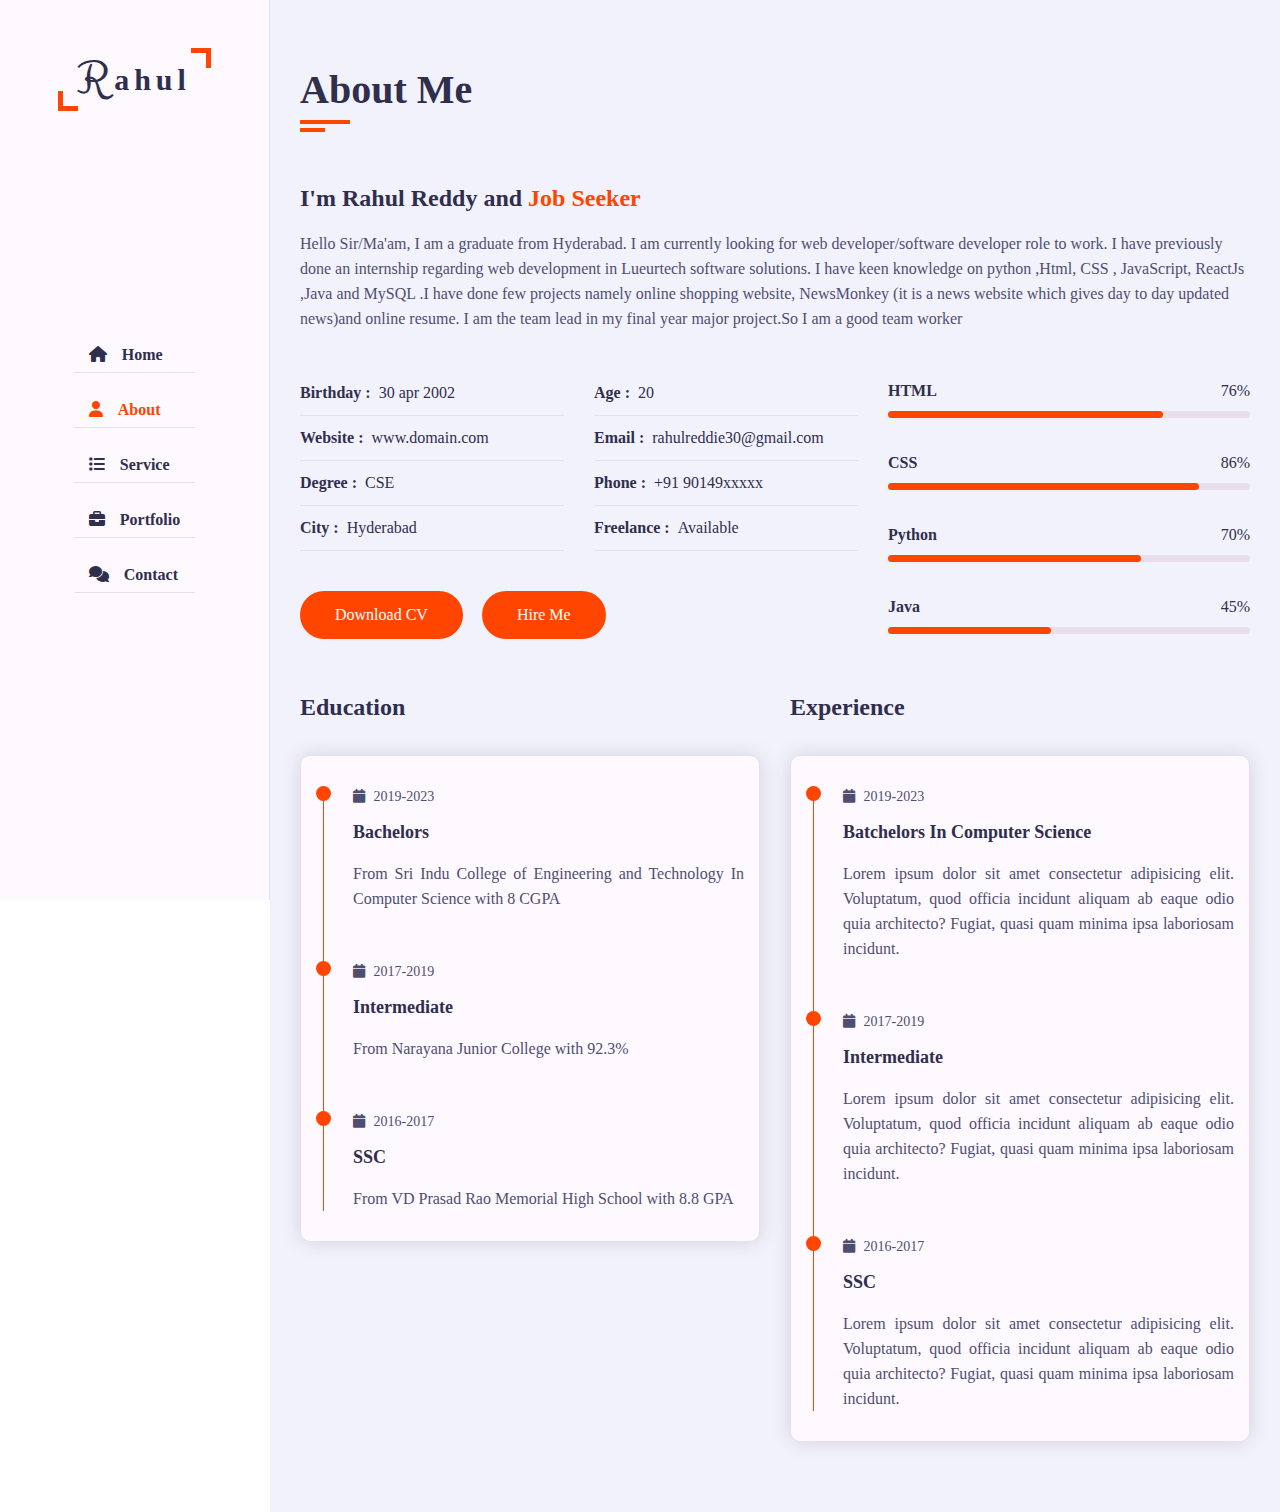
<file: about.html>
<!DOCTYPE html>
<html lang="en">
<head>
    <meta charset="UTF-8">
    <meta http-equiv="X-UA-Compatible" content="IE=edge">
    <meta name="viewport" content="width=device-width, initial-scale=1.0">
    <link rel="stylesheet" href="css/color-1.css">
    <link rel="stylesheet" href="css/style.css">
    <link rel="stylesheet" href="https://cdnjs.cloudflare.com/ajax/libs/font-awesome/6.1.1/css/all.min.css">
    <title>About</title>
</head>
<body>
    <div class="main-container">
    <div class="aside">
        <div class="logo">
            <a href="#"><span>R</span>ahul</a>
        </div>
        <div class="nav-toggler">
            <span></span>
        </div>
        <ul class="nav">
            <li><a href="index.html"><i class="fa fa-home"></i>Home</a></li>
            <li><a href="#" class="active"><i class="fa fa-user"></i>About</a></li>
            <li><a href="service.html"><i class="fa fa-list"></i>Service</a></li>
            <li><a href="portfolio.html"><i class="fa fa-briefcase"></i>Portfolio</a></li>
            <li><a href="contact.html"><i class="fa fa-comments"></i>Contact</a></li>
        </ul>
    </div>
    <div class="main-content">
    <section class="about section">
        <div class="container">
            <div class="row">
                <div class="section-title padd-15">
                    <h2>About Me</h2>
                </div>
            </div>
            <div class="row">
                <div class="about-content padd-15">
                   <div class="row">
                       <div class="about-text padd-15">
                           <h3>I'm Rahul Reddy and <span>Job Seeker</span></h3>
                           <p>Hello Sir/Ma'am, I am a graduate from Hyderabad. I am currently looking for web developer/software developer role to work. I have previously done an internship regarding web development in Lueurtech software solutions. I have keen knowledge on python ,Html, CSS , JavaScript, ReactJs ,Java and MySQL .I have done few projects namely online shopping website, NewsMonkey (it is a news website which gives day to day updated news)and online resume. I am the team lead in my final year major project.So I am a good team worker</p>
                       </div>
                   </div>
                   <div class="row">
                       <div class="personal-info padd-15">
                           <div class="row">
                               <div class="info-item padd-15">
                                   <p>Birthday : <span>30 apr 2002</span></p>
                               </div>
                               <div class="info-item padd-15">
                                <p>Age : <span>20</span></p>
                            </div>
                            <div class="info-item padd-15">
                                <p>Website : <span>www.domain.com</span></p>
                            </div>
                            <div class="info-item padd-15">
                                <p>Email : <span>rahulreddie30@gmail.com</span></p>
                            </div>
                            <div class="info-item padd-15">
                                <p>Degree : <span>CSE</span></p>
                            </div>
                            <div class="info-item padd-15">
                                <p>Phone : <span>+91 90149xxxxx</span></p>
                            </div>
                            <div class="info-item padd-15">
                                <p>City : <span>Hyderabad</span></p>
                            </div>
                            <div class="info-item padd-15">
                                <p>Freelance : <span>Available</span></p>
                            </div>
                           </div>
                           <div class="row">
                               <div class="buttons padd-15">
                                   <a href="docs/myresume4.pdf" class="btn" download>Download CV</a>
                                   <a href="#contact" class="btn hire-me">Hire Me</a>
                               </div>
                           </div>
                       </div>
                       <div class="skills padd-15">
                           <div class="row">
                               <div class="skill-item padd-15">
                                   <h5>HTML</h5>
                                   <div class="progress">
                                       <div class="progress-info" style="width: 76%;"> </div>
                                       <div class="skill-percent">76%</div>
                                   </div>
                               </div>
                               <div class="skill-item padd-15">
                                <h5>CSS</h5>
                                <div class="progress">
                                    <div class="progress-info" style="width: 86%;"> </div>
                                    <div class="skill-percent">86%</div>
                                </div>
                            </div>
                            <div class="skill-item padd-15">
                                <h5>Python</h5>
                                <div class="progress">
                                    <div class="progress-info" style="width: 70%;"> </div>
                                    <div class="skill-percent">70%</div>
                                </div>
                            </div>
                            <div class="skill-item padd-15">
                                <h5>Java</h5>
                                <div class="progress">
                                    <div class="progress-info" style="width: 45%;"> </div>
                                    <div class="skill-percent">45%</div>
                                </div>
                            </div>
                           </div>
                       </div>
                   </div>
                   <div class="row">
                       <div class="education padd-15">
                           <h3 class="title">Education</h3>
                           <div class="row">
                               <div class="timeline-box padd-15">
                                   <div class="timeline shadow-dark">
                                       <div class="timeline-item">
                                           <div class="circle-dot"></div>
                                           <h3 class="timeline-date">
                                               <i class="fa fa-calendar"></i> 2019-2023
                                           </h3>
                                           <h4 class="timeline-title">Bachelors</h4>
                                           <p class="timeline-text">From Sri Indu College of Engineering and Technology In Computer Science with 8 CGPA</p>
                                       </div>
                                       <div class="timeline-item">
                                        <div class="circle-dot"></div>
                                        <h3 class="timeline-date">
                                            <i class="fa fa-calendar"></i> 2017-2019
                                        </h3>
                                        <h4 class="timeline-title">Intermediate</h4>
                                        <p class="timeline-text">From Narayana Junior College with 92.3%</p>
                                    </div>
                                    <div class="timeline-item">
                                        <div class="circle-dot"></div>
                                        <h3 class="timeline-date">
                                            <i class="fa fa-calendar"></i> 2016-2017
                                        </h3>
                                        <h4 class="timeline-title">SSC</h4>
                                        <p class="timeline-text">From VD Prasad Rao Memorial High School with 8.8 GPA</p>
                                    </div>
                                   </div>
                               </div>
                           </div>
                       </div>
                       <div class="experience padd-15">
                        <h3 class="title">Experience</h3>
                        <div class="row">
                            <div class="timeline-box padd-15">
                                <div class="timeline shadow-dark">
                                    <div class="timeline-item">
                                        <div class="circle-dot"></div>
                                        <h3 class="timeline-date">
                                            <i class="fa fa-calendar"></i> 2019-2023
                                        </h3>
                                        <h4 class="timeline-title">Batchelors in Computer Science</h4>
                                        <p class="timeline-text">Lorem ipsum dolor sit amet consectetur adipisicing elit. Voluptatum, quod officia incidunt aliquam ab eaque odio quia architecto? Fugiat, quasi quam minima ipsa laboriosam incidunt.</p>
                                    </div>
                                    <div class="timeline-item">
                                     <div class="circle-dot"></div>
                                     <h3 class="timeline-date">
                                         <i class="fa fa-calendar"></i> 2017-2019
                                     </h3>
                                     <h4 class="timeline-title">Intermediate</h4>
                                     <p class="timeline-text">Lorem ipsum dolor sit amet consectetur adipisicing elit. Voluptatum, quod officia incidunt aliquam ab eaque odio quia architecto? Fugiat, quasi quam minima ipsa laboriosam incidunt.</p>
                                 </div>
                                 <div class="timeline-item">
                                     <div class="circle-dot"></div>
                                     <h3 class="timeline-date">
                                         <i class="fa fa-calendar"></i> 2016-2017
                                     </h3>
                                     <h4 class="timeline-title">SSC</h4>
                                     <p class="timeline-text">Lorem ipsum dolor sit amet consectetur adipisicing elit. Voluptatum, quod officia incidunt aliquam ab eaque odio quia architecto? Fugiat, quasi quam minima ipsa laboriosam incidunt.</p>
                                 </div>
                                </div>
                            </div>
                        </div>
                    </div>
                   </div>
                </div>
            </div>
        </div>
    </section>
    </div>
    </div>
</body>
</html>
</file>
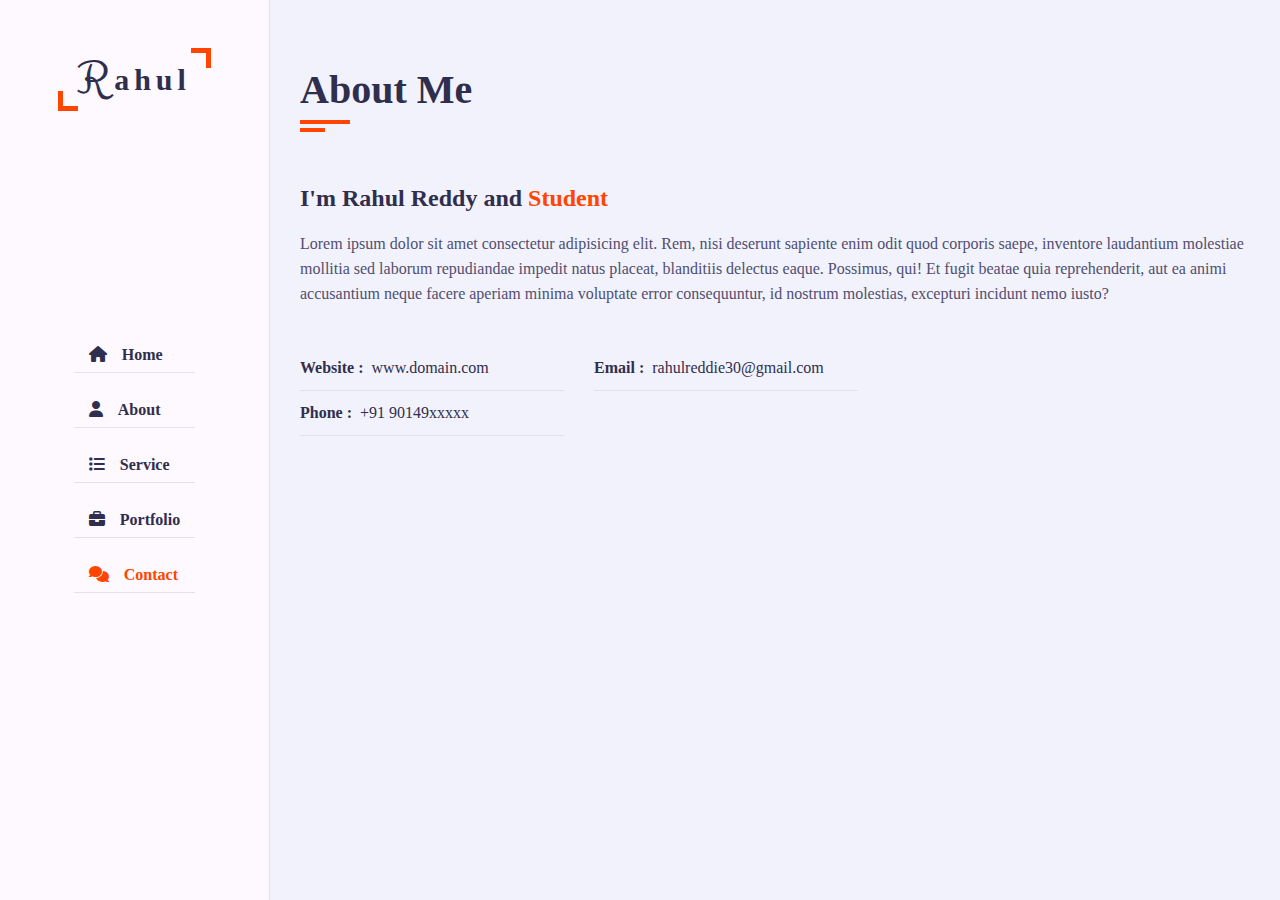
<file: contact.html>
<!DOCTYPE html>
<html lang="en">
<head>
    <meta charset="UTF-8">
    <meta http-equiv="X-UA-Compatible" content="IE=edge">
    <meta name="viewport" content="width=device-width, initial-scale=1.0">
    <link rel="stylesheet" href="css/style.css">
    <link rel="stylesheet" href="https://cdnjs.cloudflare.com/ajax/libs/font-awesome/6.1.1/css/all.min.css">
    <link rel="stylesheet" href="css/color-1.css">
    <title>Contact</title>
</head>
<body>
    <div class="main-container">
        <div class="aside">
            <div class="logo">
                <a href="#"><span>R</span>ahul</a>
            </div>
            <div class="nav-toggler">
                <span></span>
            </div>
            <ul class="nav">
                <li><a href="index.html"><i class="fa fa-home"></i>Home</a></li>
                <li><a href="about.html"><i class="fa fa-user"></i>About</a></li>
                <li><a href="service.html"><i class="fa fa-list"></i>Service</a></li>
                <li><a href="portfolio.html"><i class="fa fa-briefcase"></i>Portfolio</a></li>
                <li><a href="#" class="active"><i class="fa fa-comments"></i>Contact</a></li>
            </ul>
        </div>
        <div class="main-content">
            <section class="about section">
                <div class="container">
                    <div class="row">
                        <div class="section-title padd-15">
                            <h2>About Me</h2>
                        </div>
                    </div>
            <div class="row">
                <div class="about-content padd-15">
                   <div class="row">
                       <div class="about-text padd-15">
                           <h3>I'm Rahul Reddy and <span>Student</span></h3>
                           <p>Lorem ipsum dolor sit amet consectetur adipisicing elit. Rem, nisi deserunt sapiente enim odit quod corporis saepe, inventore laudantium molestiae mollitia sed laborum repudiandae impedit natus placeat, blanditiis delectus eaque. Possimus, qui! Et fugit beatae quia reprehenderit, aut ea animi accusantium neque facere aperiam minima voluptate error consequuntur, id nostrum molestias, excepturi incidunt nemo iusto?</p>
                       </div>
                   </div>
                   <div class="row">
                       <div class="personal-info padd-15">
                           <div class="row">
                               <div class="info-item padd-15">
                                <p>Website : <span>www.domain.com</span></p>
                            </div>
                            <div class="info-item1 padd-15">
                                <p>Email : <span>rahulreddie30@gmail.com</span></p>
                            </div>
                            <div class="info-item padd-15">
                                <p>Phone : <span>+91 90149xxxxx</span></p>
                                </div>
                                </div>
                                </div>
                                </div>
                                </div>
                                </div>
                                </div>
                                </div>
</body>
</html>
</file>
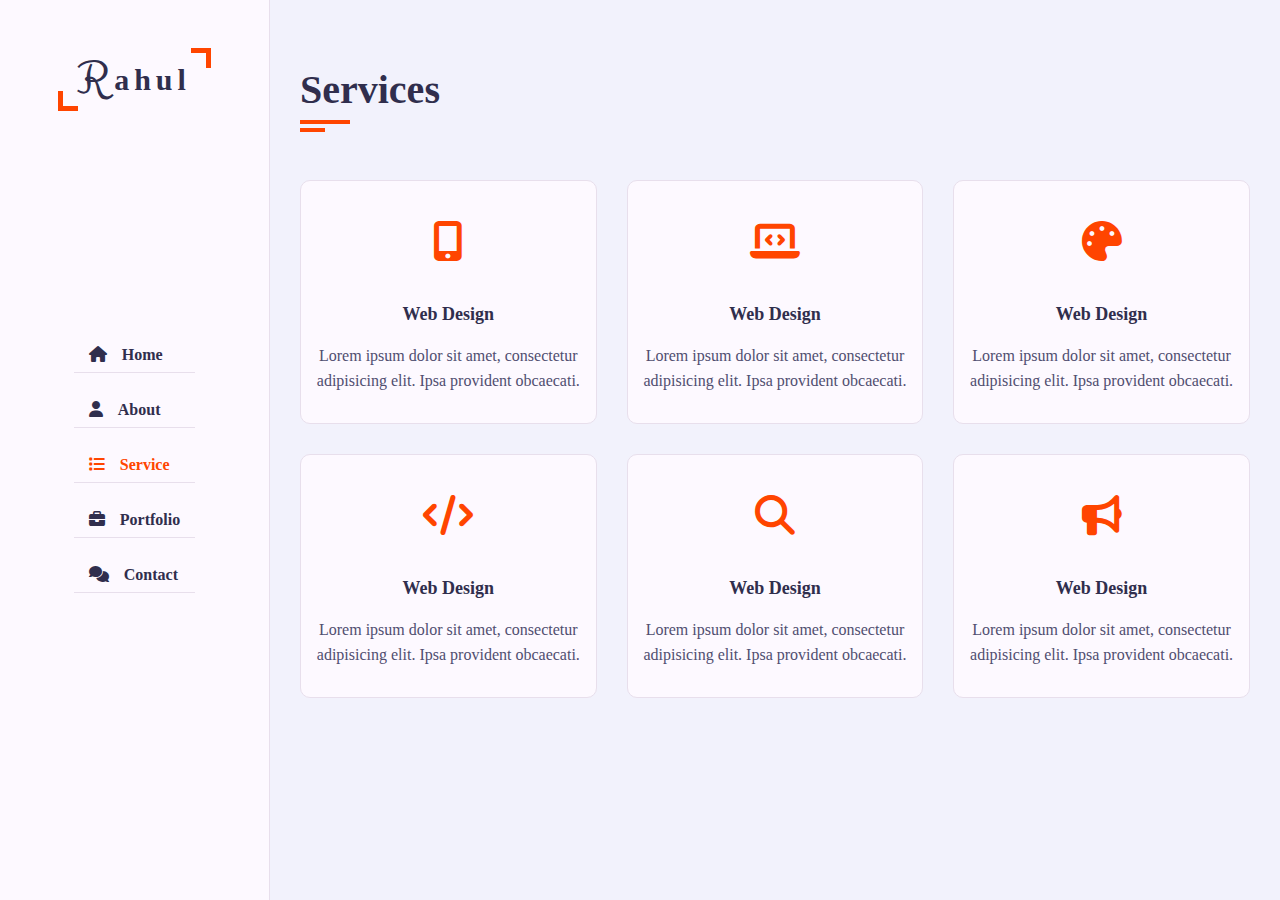
<file: service.html>
<!DOCTYPE html>
<html lang="en">
<head>
    <meta charset="UTF-8">
    <meta http-equiv="X-UA-Compatible" content="IE=edge">
    <meta name="viewport" content="width=device-width, initial-scale=1.0">
    <link rel="stylesheet" href="css/color-1.css">
    <link rel="stylesheet" href="css/style.css">
    <link rel="stylesheet" href="https://cdnjs.cloudflare.com/ajax/libs/font-awesome/6.1.1/css/all.min.css">
    <title>Services</title>
</head>
<body>
    <div class="main-container">
        <div class="aside">
            <div class="logo">
                <a href="#"><span>R</span>ahul</a>
            </div>
            <div class="nav-toggler">
                <span></span>
            </div>
            <ul class="nav">
                <li><a href="index.html"><i class="fa fa-home"></i>Home</a></li>
                <li><a href="about.html"><i class="fa fa-user"></i>About</a></li>
                <li><a href="#" class="active"><i class="fa fa-list"></i>Service</a></li>
                <li><a href="portfolio.html"><i class="fa fa-briefcase"></i>Portfolio</a></li>
                <li><a href="contact.html"><i class="fa fa-comments"></i>Contact</a></li>
            </ul>
        </div>
        <div class="main-content">
            <section class="service section">
                <div class="container">
                    <div class="row">
                        <div class="section-title padd-15">
                            <h2>Services</h2>
                        </div>
                    </div>
                    <div class="row">
                        <div class="service-item padd-15">
                            <div class="service-item-inner">
                                <div class="icon">
                                    <i class="fa fa-mobile-alt"></i>
                                </div>
                                <h4>Web Design</h4>
                                <p>Lorem ipsum dolor sit amet, consectetur adipisicing elit. Ipsa provident obcaecati.</p>
                            </div>
                        </div>
                        <div class="service-item padd-15">
                            <div class="service-item-inner">
                                <div class="icon">
                                    <i class="fa fa-laptop-code"></i>
                                </div>
                                <h4>Web Design</h4>
                                <p>Lorem ipsum dolor sit amet, consectetur adipisicing elit. Ipsa provident obcaecati.</p>
                            </div>
                        </div>
                        <div class="service-item padd-15">
                            <div class="service-item-inner">
                                <div class="icon">
                                    <i class="fa fa-palette"></i>
                                </div>
                                <h4>Web Design</h4>
                                <p>Lorem ipsum dolor sit amet, consectetur adipisicing elit. Ipsa provident obcaecati.</p>
                            </div>
                        </div>
                        <div class="service-item padd-15">
                            <div class="service-item-inner">
                                <div class="icon">
                                    <i class="fa fa-code"></i>
                                </div>
                                <h4>Web Design</h4>
                                <p>Lorem ipsum dolor sit amet, consectetur adipisicing elit. Ipsa provident obcaecati.</p>
                            </div>
                        </div>
                        <div class="service-item padd-15">
                            <div class="service-item-inner">
                                <div class="icon">
                                    <i class="fa fa-search"></i>
                                </div>
                                <h4>Web Design</h4>
                                <p>Lorem ipsum dolor sit amet, consectetur adipisicing elit. Ipsa provident obcaecati.</p>
                            </div>
                        </div>
                        <div class="service-item padd-15">
                            <div class="service-item-inner">
                                <div class="icon">
                                    <i class="fa fa-bullhorn"></i>
                                </div>
                                <h4>Web Design</h4>
                                <p>Lorem ipsum dolor sit amet, consectetur adipisicing elit. Ipsa provident obcaecati.</p>
                            </div>
                        </div>
                    </div>
                </div>
            </section>
            </div>
            </div>
</body>
</html>
</file>
<file: css/color-1.css>
:root{
    --skin-color:orangered;
    
}
</file>
<file: css/style.css>
@import url('https://fonts.googleapis.com/css2?family=Clicker+Script&family=Poppins:wght@200;300;400;500;600;700&display=swap');
:root{
    --bg-black-900:#f2f2fc;
    --bg-black-100:#fdf9ff;
    --bg-black-50:#e8dfec;
    --text-black-900:#302e4d;
    --text-black-700:#504e70;
}
body{
    line-height: 1.5;
    font-size: 16px;
    font-family: 'Poppins' sans-serif;
}
*{
    margin: 0;
    padding: 0;
    outline: none;
    text-decoration: none;
    box-sizing: border-box;
}
::before,::after{
    box-sizing: border-box;
}
ul{
    list-style: none;
}
.section{
    background: var(--bg-black-900);
    min-height: 100vh;
    display: block;
    padding: 0px 30px;
    opacity: 1;

}
.hidden
{
    display: none !important;
}
.main-content
{
    padding-left: 270px;
}
.padd-15{
    padding-left: 15px;
    padding-right: 15px;
}
.container{
    max-width: 1100px;
    width: 100%;
    margin: auto;

}
.section .container
{
    padding-top: 60px;
    padding-bottom: 70px;
}
.section-title
{
    flex: 0 0 100%;
    margin-bottom:60px;
    max-width: 100%;
}
.section-title h2{
    font-size: 40px;
    color: var(--text-black-900);
    font-weight: 700;
    position: relative;
}
.section-title h2::before{
    content: '';
    height: 4px;
    width: 50px;
    background-color:var(--skin-color);
    position: absolute;
    top: 100%;
    left:0%
}
.section-title h2::after{
    content: '';
    height: 4px;
    width: 25px;
    background-color:var(--skin-color);
    position: absolute;
    top: 100%;
    left:0%;
    margin-top: 8px;
}
.row{
    display: flex;
    flex-wrap: wrap;
    margin-left: -15px;
    margin-right: -15px;
    position: relative;
}
.btn 
{
    font-size: 16px;
    font-weight: 500;
    padding: 12px 35px;
    color: white;
    border-radius: 40px;
    display: inline-block;
    white-space: nowrap;
    transition: all 0.3s ease;
    background: var(--skin-color);
    border: none;
}
.btn:hover
{
    transform: scale(1.05);
}
.shadow-dark
{
    box-shadow: 0 0 20px rgba(48, 46, 77, 0.15);
}
.aside{
    width: 270px;
    background: var(--bg-black-100);
    position: fixed;
    left: 0;
    top: 0;
    padding: 30px;
    height: 100%;
    border-right: 1px solid var(--bg-black-50) ;
    display: flex;
    justify-content: center;
    align-items: center;
    z-index: 10;
}
.aside .logo{
    position: absolute;
    top: 50px;
    font-size: 30px;
    text-transform: capitalize;
}
.aside .logo a{
    color: var(--text-black-900);
    font-weight: 700;
    padding: 15px 20px;
    font-size:30px;
    letter-spacing: 5px;
    position: relative;
}
.aside .logo a span{
    font-family: 'Clicker Script',cursive;
    font-size: 40px;
}
.aside .logo a:before{
    content:"";
    position: absolute;
    width: 20px;
    height: 20px;
    border-bottom: 5px solid var(--skin-color);
    border-left: 5px solid var(--skin-color);
    bottom: 0;
    left: 0;

}
.aside .logo a::after{
    content:"";
    position: absolute;
    width: 20px;
    height: 20px;
    border-top: 5px solid var(--skin-color);
    border-right: 5px solid var(--skin-color);
    top: 0;
    right: 0;
    
}
.aside .nav-toggler{
    height: 40px;
    width: 45px;
    border: 1px solid var(--bg-black-50);
    cursor: pointer;
    position: fixed;
    left: 300px;
    top: 20px;
    border-radius: 5px;
    background: var(--bg-black-100);
    display: none;
    align-items: center;
    justify-content: center;
}
.aside .nav-toggler span{
    height: 2px;
    width: 18px;
    background: var(--skin-color);
    display: inline-block;
    position: relative;
}
.aside .nav-toggler span::before{
    content: "";
    height: 2px;
    width: 18px;
    background: var(--skin-color);
    position: absolute;
    top: -6px;
    left: 0;
}
.aside .nav-toggler span::after{
    content: "";
    height: 2px;
    width: 18px;
    background: var(--skin-color);
    position: absolute;
    top: 6px;
    left: 0;
}
.aside .nav{
    margin-top: 50px;

}
.aside .nav li{
    margin-bottom: 20px;
    display: block;
}
.aside .nav li a{
    font-size: 16px;
    font-weight: 600;
    display: block;
    border-bottom: 1px solid var(--bg-black-50);
    color: var(--text-black-900);
    padding: 5px 15px;
}
.aside .nav li a.active{
    color: var(--skin-color);
}
.aside .nav li a i{
    margin-right: 15px;

}
.home {
    min-height: 100vh;
    display: flex;
    color: var(--text-black-900);
}
.home .home-info
{
    flex: 0 0 60%;
    max-width: 60%;
}
h3.hello{
    font-size: 28px;
    margin: 15px 0;
}
h3.hello span{
    font-family: 'Clicker Script',cursive;
    font-size: 30px;
    font-weight: 700;
    color: var(--skin-color);
}
h3.my-profession{
    font-size: 25px;
    margin: 15px 0;
}
.typing
{
    color: var(--skin-color);
}
.home-info p{
    margin-bottom: 70px;
    font-size: 20px;
    color: var(--text-black-700);
}
.home-img{
    flex: 0 0 40%;
    max-width: 40%;
    text-align: center;
    position: relative;
}
.home-img::after
{
    content: '';
    position: absolute;
    height: 80px;
    width: 80px;
    right: -10px;
    bottom: -40px;
    border-right: 10px solid var(--skin-color);
    border-bottom: 10px solid var(--skin-color);
}
.home-img::before
{
    content: '';
    position: absolute;
    height: 80px;
    width: 80px;
    left: -10px;
    top: -40px;
    border-left: 10px solid var(--skin-color);
    border-top: 10px solid var(--skin-color);
}
.home .home-img img{
    height: 400px;
    margin: auto;
    border-radius: 5px;
}
.about .about-content
{
    flex: 0 0 100%;
    max-width: 100%;
}
.about .about-content .about-text
{
    flex: 0 0 100%;
    min-width: 100%;
}
.about .about-content .about-text h3{
    font-size: 24px;
    margin-bottom: 15px;
    font-weight: 700;
    color: var(--text-black-900);
}
.about .about-content .about-text h3 span{
    color: var(--skin-color);
}
.about .about-content .about-text p{
    font-size: 16px;
    line-height: 25px;
    color: var(--text-black-700);
}
.about .about-content .personal-info
{
    flex: 0 0 60%;
    min-width: 50%;
    margin-top: 40px;
}
.about .about-content .personal-info .info-item
{
    flex: 0 0 50%;
    max-width: 50%;
}
.about .about-content .personal-info .info-item p
{
    font-weight: 600;
    padding: 10px 0px;
    font-size: 16px;
    color: var(--text-black-900);
    border-bottom: 1px solid var(--bg-black-50);
}
.about .about-content .personal-info .info-item p span
{
    font-weight: 400;
    color: var(--bg-black-700);
    margin-left: 4px;
    display: inline-block;

}
.about .about-content .personal-info .buttons
{
    margin-top: 30px;
}
.about .about-content .personal-info .buttons .btn
{
    margin-right: 15px;
    margin-top: 10px;
}
.about .about-content .skills
{
    flex: 0 0 40%;
    max-width: 40%;
    margin-top: 40px;
}
.about .about-content .skills .skill-item
{
    flex: 0 0 100%;
    max-width: 100%;
}
.about .about-content .skills .skill-item h5
{
    line-height: 40px;
    font-weight: 600;
    font-size: 16px;
    color: var(--text-black-900);
    text-transform: capitalize;
}
.about .about-content .skills .skill-item .progress
{
    background-color: var(--bg-black-50);
    height: 7px;
    border-radius:4px;
    width: 100%;
    position: relative;
}
.about .about-content .skills .skill-item 
{
    margin-bottom: 25px;
}
.about .about-content .skills .skill-item .progress .progress-info
{
    position: absolute;
    left: 0;
    top: 0;
    height: 100%;
    border-radius: 4px;
    background-color: var(--skin-color);
}
.about .about-content .skills .skill-item .skill-percent
{
    position: absolute;
    right: 0;
    color: var(--text-black-900);
    top: -40px;
    font-weight: 400;
    line-height: 40px;
}
.about .about-content .education,
.about .about-content .experience
{
    flex: 0 0 50%;
    max-width: 50%;
    margin-top: 30px;
}
.about .about-content h3.title 
{
    font-size: 24px;
    margin-bottom: 30px;
    font-weight: 700;
    color: var(--text-black-900);
}
.about .about-content .timeline-box
{
    flex: 0 0 100%;
    max-width: 100%;
}
.about .about-content .timeline
{
    background-color: var(--bg-black-100);
    padding: 30px 15px;
    border: 1px solid var(--bg-black-50);
    border-radius: 10px;
    width: 100%;
    position: relative;
}
.about .about-content .timeline .timeline-item
{
    position: relative;
    padding-left: 37px;
    padding-bottom: 50px;
}
.about .about-content .timeline .timeline-item:last-child
{
    padding-bottom: 0;
}
.about .about-content .timeline .timeline-item::before
{
    content: '';
    width: 1px;
    position: absolute;
    height: 100%;
    left: 7px;
    top: 0;
    background-color: var(--skin-color);
}
.about .about-content .timeline .circle-dot
{
    position: absolute;
    left: 0;
    top: 0;
    height: 15px;
    width: 15px;
    border-radius: 50%;
    background-color: var(--skin-color);
}
.about .about-content .timeline .timeline-date
{
    font-weight: 400;
    font-size: 14px;
    margin-bottom: 12px;
    color: var(--text-black-700);
}
.about .about-content .timeline .timeline-date .fa 
{
    margin-right: 5px;
}
.about .about-content .timeline .timeline-title
{
    font-weight: 700;
    font-size: 18px;
    margin-bottom: 15px;
    text-transform: capitalize;
    color: var(--text-black-900);
}
.about .about-content .timeline .timeline-text
{
    line-height: 25px;
    font-size: 16px;
    text-align: justify;
    color: var(--text-black-700);
}
.service .container
{
    padding-bottom: 40px;
}
.service .service-item
{
    margin-bottom: 30px;
    flex: 0 0 33.33%;
    max-width: 33.33%;
}
.service .service-item .service-item-inner
{
    background-color:var(--bg-black-100);
    border: 1px solid var(--bg-black-50);
    border-radius: 10px;
    padding: 30px 15px;
    text-align: center;
    transition: all 0.3s ease;
}
.service .service-item .service-item-inner:hover
{
    box-shadow: 0 0 20px rgba(48,46,77,0.15);
}
.service .service-item .service-item-inner .icon 
{
    height: 60px;
    width: 60px;
    border-radius: 50%;
    display: block;
    margin: 0 auto 30px;
    text-align: center;
    transition: all 0.3s ease;
}
.service .service-item .service-item-inner .icon .fa
{
    font-size: 40px;
    line-height: 60px;
    color: var(--skin-color);
    transition: all 0.3s ease;
}
.service .service-item .service-item-inner:hover .icon
{
    background: var(--skin-color);
}
.service .service-item .service-item-inner:hover .icon .fa
{
    font-size:25px ;
    color: #ffffff;
}
.service .service-item .service-item-inner h4
{
    font-size: 18px;
    margin-bottom: 15px;
    color: var(--text-black-900);
    font-weight: 700;
    text-transform: capitalize;
}
.service .service-item .service-item-inner p
{
    font-size: 16px;
    color: var(--text-black-700);
    line-height: 25px;
}
.portfolio .portfolio-heading
{
    flex: 0 0 100%;
    max-width: 100%;
}
.portfolio .portfolio-heading h2
{
    color: var(--text-black-900);
    font-weight: 500;
}
#abs{
    height: 400px;
    width: 700px;
}
#p1{
    font-size: xx-large;
    font-weight: normal;
    font-style: var(--text-black-700);
}
.about .about-content .personal-info .info-item1
{
    flex: 0 0 50%;
    max-width: 50%;
}
.about .about-content .personal-info .info-item1 p
{
    font-weight: 600;
    padding: 10px 0px;
    font-size: 16px;
    color: var(--text-black-900);
    border-bottom: 1px solid var(--bg-black-50);
}
.about .about-content .personal-info .info-item1 p span
{
    font-weight: 400;
    color: var(--bg-black-700);
    margin-left: 4px;
    display: inline-block;

}
</file>
